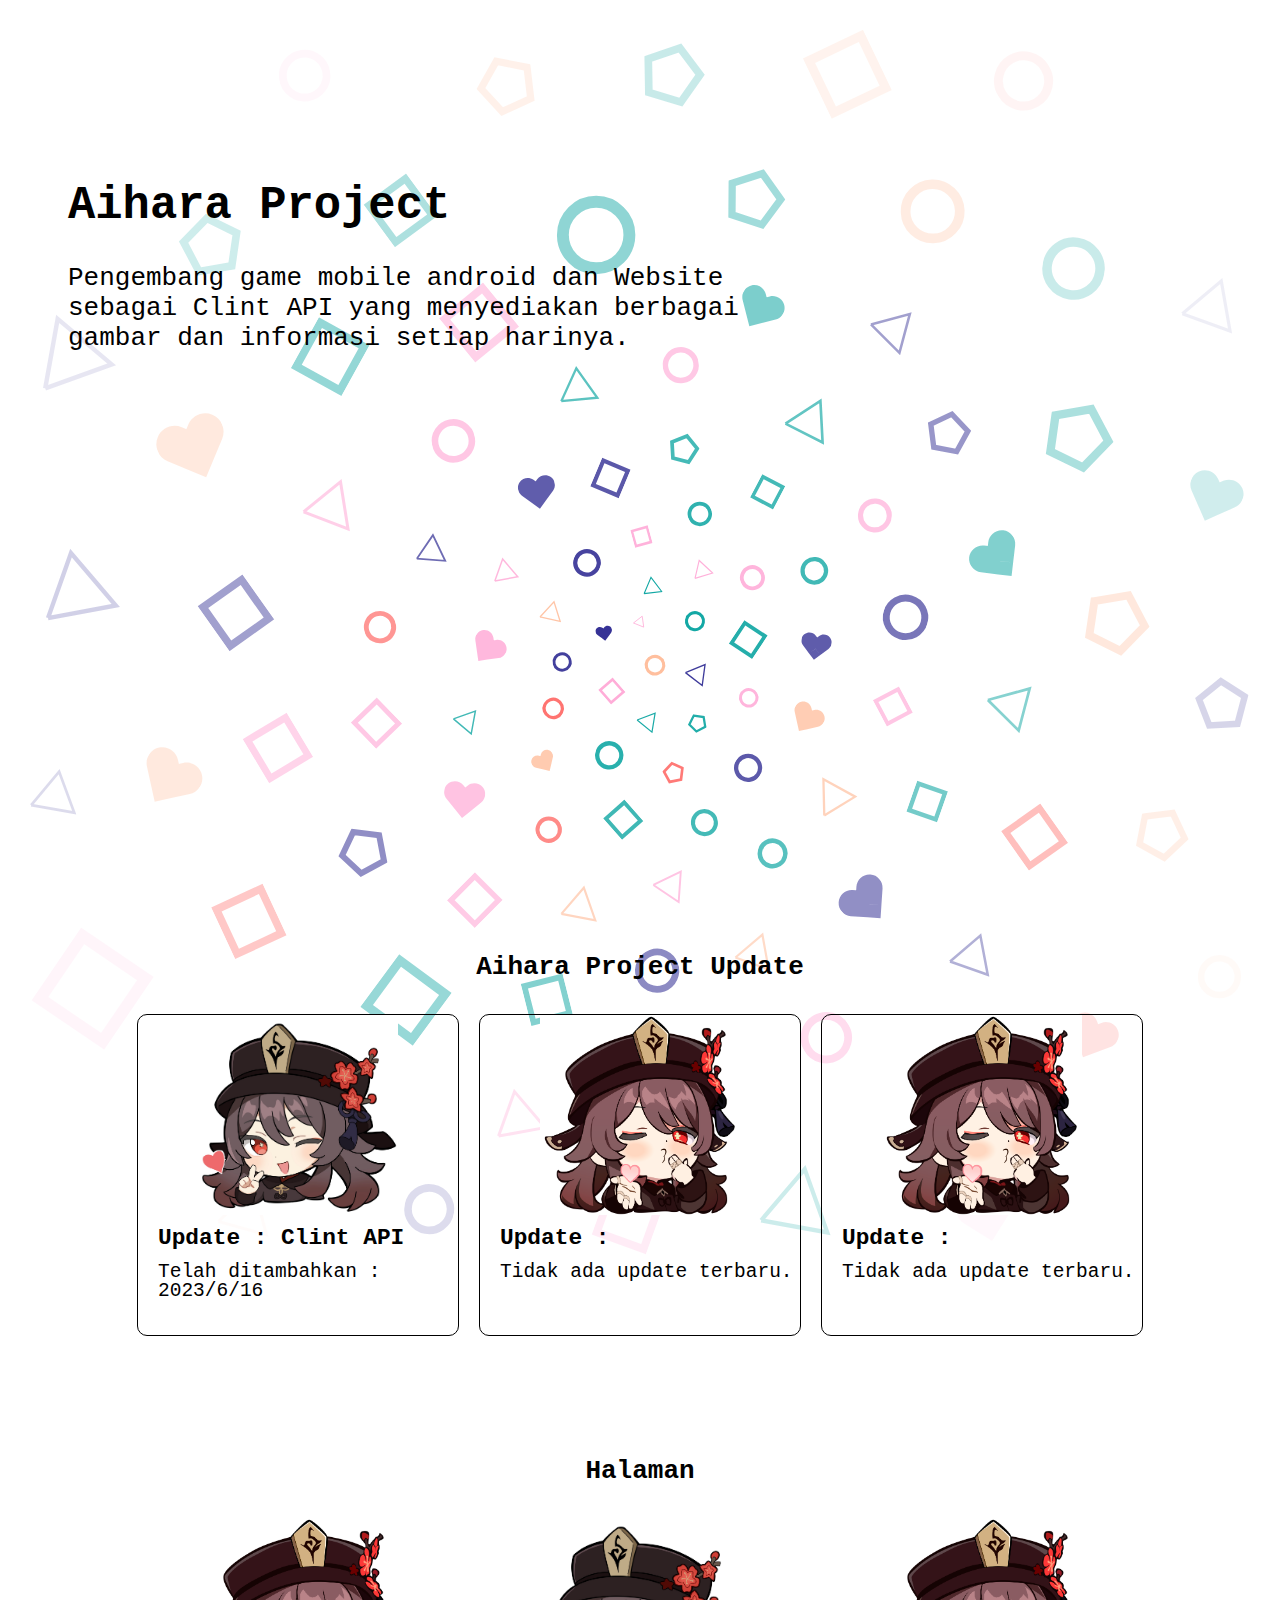
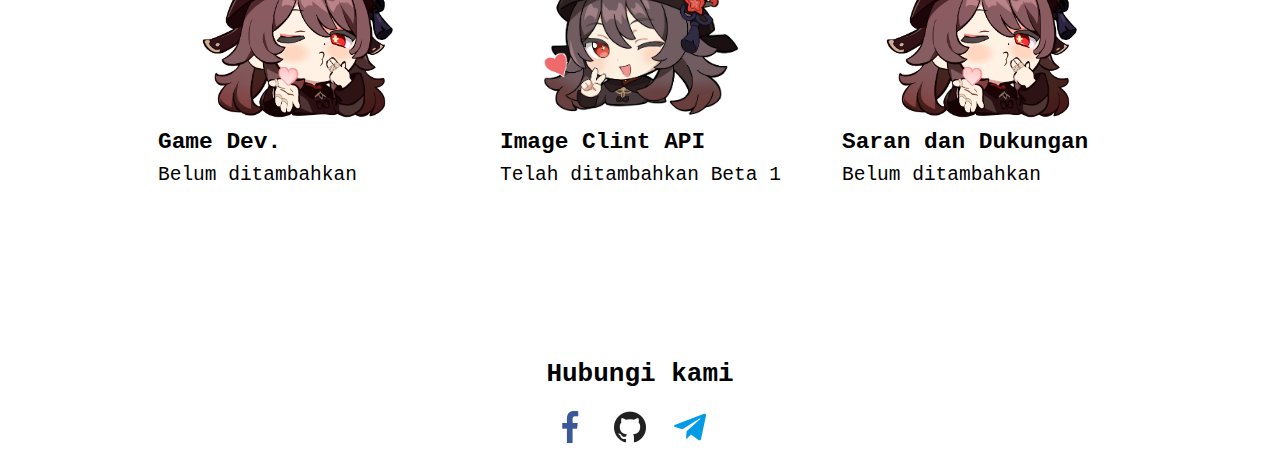
<file: index.html>
<!DOCTYPE html>
<html lang="id">
    <head>
        <meta name="title" content="Aihara Project - Game Development and Website Clint API">
        <meta name="description" content="Aihara Project Adalah Project pengembang game android dan Website sebagai Clint API yang menyediakan berbagai gambar dan informasi setiap harinya">
        <meta name="keywords" content="Aihara Project">
        <meta name="robots" content="index, follow">
        <meta http-equiv="Content-Type" content="text/html; charset=utf-8">
        <meta name="revisit-after" content="7 days">
        <meta name="author" content="Aihara Project">
        <link rel="stylesheet" href="index.css">
        <script>
            alert("Masih belum stabil!!")
        </script>
        <link rel="icon" href="aset/105115130_p0.png" type="image/png">
        <title>Aihara Project - Game Development and Website Clint API</title>
        </head>
        <body>
            <header class="header">
                <h1>Aihara Project</h1>
                <p class="sub-h1">Pengembang game mobile android dan Website sebagai Clint API yang menyediakan berbagai gambar dan informasi setiap harinya.</p>
            </header>
            <main class="main">
                <h2>Aihara Project Update</h2>
                <section class="box-1">
                    <div class="box-1-1">
                        <img src="aset/105527562_p0.jpg" alt="aihara project By 旅人さん" >
                        <h3 class="sub-main">Update : Clint API</h3>
                        <p class="konten">Telah ditambahkan : 2023/6/16</p>
                    </div>
                    <div class="box-1-1">
                        <img src="aset/104360578_p0.png" alt="aihara project By 旅人さん">
                        <h3 class="sub-main">Update :</h3>
                        <p class="konten">Tidak ada update terbaru.</p>
                    </div>
                    <div class="box-1-1">
                        <img src="aset/104360578_p0.png" alt="aihara project By 旅人さん">
                        <h3 class="sub-main">Update :</h3>
                        <p class="konten">Tidak ada update terbaru.</p>
                    </div>
                </section>
                <h2>Halaman</h2>
                <section class="box-1">
                    <div class="box-1-2">
                        <a href="game/index.html" target="_blank">
                            <img src="aset/104360578_p0.png" alt="aihara project By 旅人さん">
                            <h3 class="sub-main">Game Dev.</h3>
                            <p class="konten">Belum ditambahkan</p>
                        </a>
                    </div>
                    <div class="box-1-2">
                        <a href="website/index.html"  target="_blank">
                            <img src="aset/105527562_p0.jpg" alt="aihara project By 旅人さん">
                            <h3 class="sub-main">Image Clint API</h3>
                            <p class="konten">Telah ditambahkan Beta 1</p>
                        </a>
                    </div>
                    <div class="box-1-2">
                        <a href="saran/index.html" target="_blank">
                            <img src="aset/104360578_p0.png" alt="aihara project By 旅人さん">
                            <h3 class="sub-main">Saran dan Dukungan</h3>
                            <p class="konten">Belum ditambahkan</p>
                        </a>
                    </div>
                </section>
            </main>
            <footer>
                <h2>Hubungi kami</h2>
                <address class="address">
                    <a href="https://web.facebook.com/profile.php?id=100092528605881" target="_blank">
                        <img src="aset/facebook.png" alt="facebook">
                    </a>
                    <a href="https://github.com/aiharaproject" target="_blank">
                        <img src="aset/github.png" alt="github">
                    </a>
                    <a href="https://web.telegram.org/a/#-916891895" target="_blank">
                        <img src="aset/telegram.png" alt="telegram">
                    </a>
                </address>
            </footer>
        </body>
</html>
</file>
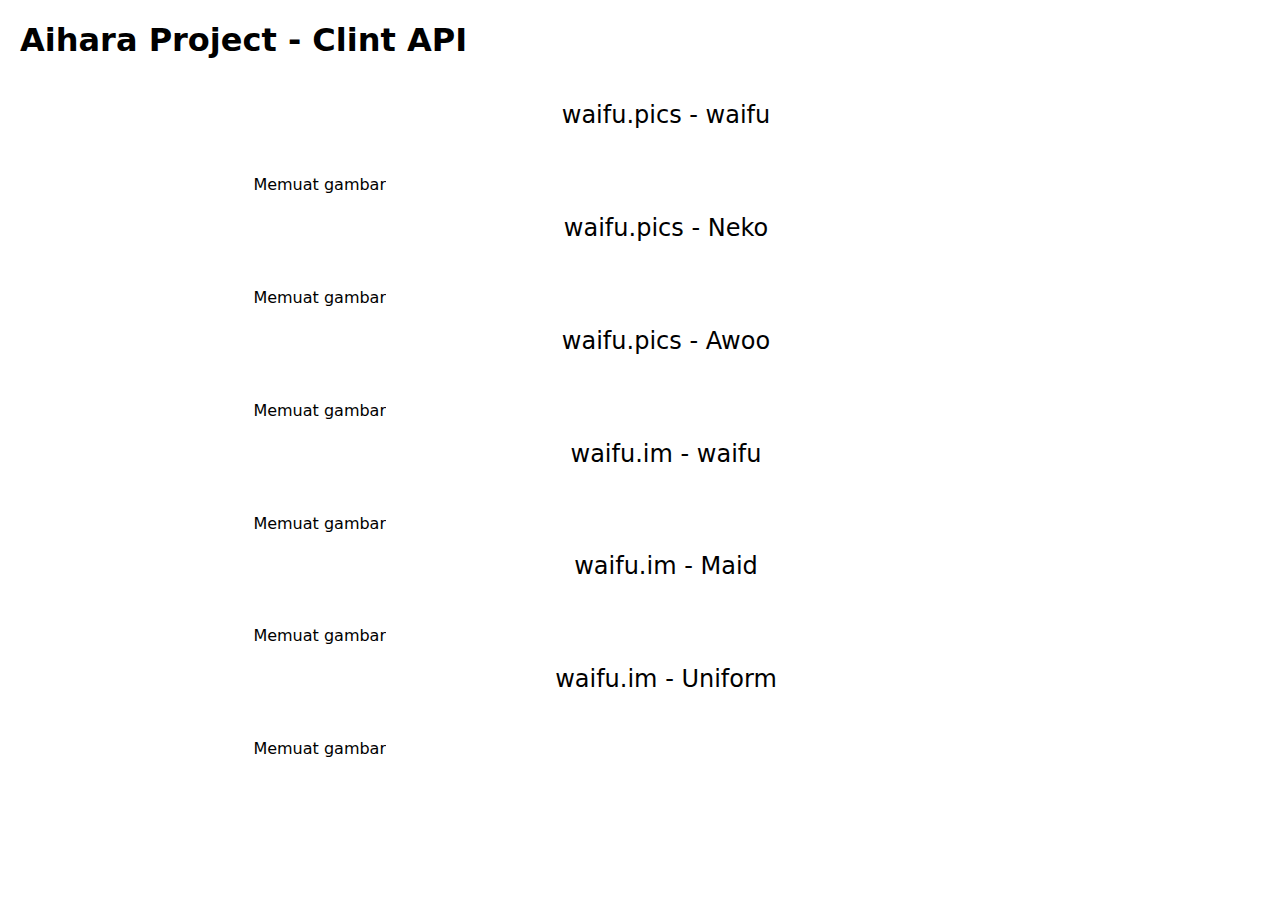
<file: website/index.html>
<!DOCTYPE html>
<html>
    <head>
        <meta name="title" content="Aihara Project - Clint API">
        <meta name="description" content="">
        <meta name="keywords" content="Aihara Project">
        <meta name="robots" content="index, follow">
        <meta http-equiv="Content-Type" content="text/html; charset=utf-8">
        <meta name="revisit-after" content="7 days">
        <meta name="author" content="Aihara Project">
        <link rel="stylesheet" href="index.css">
        <link rel="icon" href="../aset/105527562_p0.jpg" type="image/png">
        <script src="index.js"></script>
        <title>Aihara Project - Clint API</title>
    </head>
    <body>
        <header class="header">
            <h1>Aihara Project - Clint API</h1>
        </header>
        <main>
            <section class="box">
                <a href="waifu.html" target="_blank">
                    <h2>waifu.pics - waifu</h2>
                </a>
                <div class="box-img">
                    <div class="div waifu">
                        <p>Memuat gambar</p>
                    </div>
                    <div class="div waifu"></div>
                    <div class="div waifu"></div>
                    <div class="div waifu"></div>
                </div>
                <a href="neko.html"target="_blank">
                    <h2>waifu.pics - Neko</h2>
                </a>
                <div class="box-img">
                    <div class="div neko">
                        <p>Memuat gambar</p>
                    </div>
                    <div class="div neko"></div>
                    <div class="div neko"></div>
                    <div class="div neko"></div>
                </div>
                <a href="awoo.html" target="_blank">
                    <h2>waifu.pics - Awoo</h2>
                </a>
                <div class="box-img">
                    <div class="div awoo">
                        <p>Memuat gambar</p>
                    </div>
                    <div class="div awoo"></div>
                    <div class="div awoo"></div>
                    <div class="div awoo"></div>
                </div>
                <a href="waifu2.html" target="_blank">
                    <h2>waifu.im - waifu</h2>
                </a>
                <div class="box-img">
                    <div class="div waifu2">
                        <p>Memuat gambar</p>
                    </div>
                    <div class="div waifu2"></div>
                    <div class="div waifu2"></div>
                    <div class="div waifu2"></div>
                </div>
                <a href="maid.html" target="_blank">
                    <h2>waifu.im - Maid</h2>
                </a>
                <div class="box-img">
                    <div class="div maid">
                        <p>Memuat gambar</p>
                    </div>
                    <div class="div maid"></div>
                    <div class="div maid"></div>
                    <div class="div maid"></div>
                </div>
                <a href="uniform.html" target="_blank">
                    <h2>waifu.im - Uniform</h2>
                </a>
                <div class="box-img">
                    <div class="div uniform">
                        <p>Memuat gambar</p>
                    </div>
                    <div class="div uniform"></div>
                    <div class="div uniform"></div>
                    <div class="div uniform"></div>
                </div>
            </section>
        </main>
    </body>
</html>
</file>
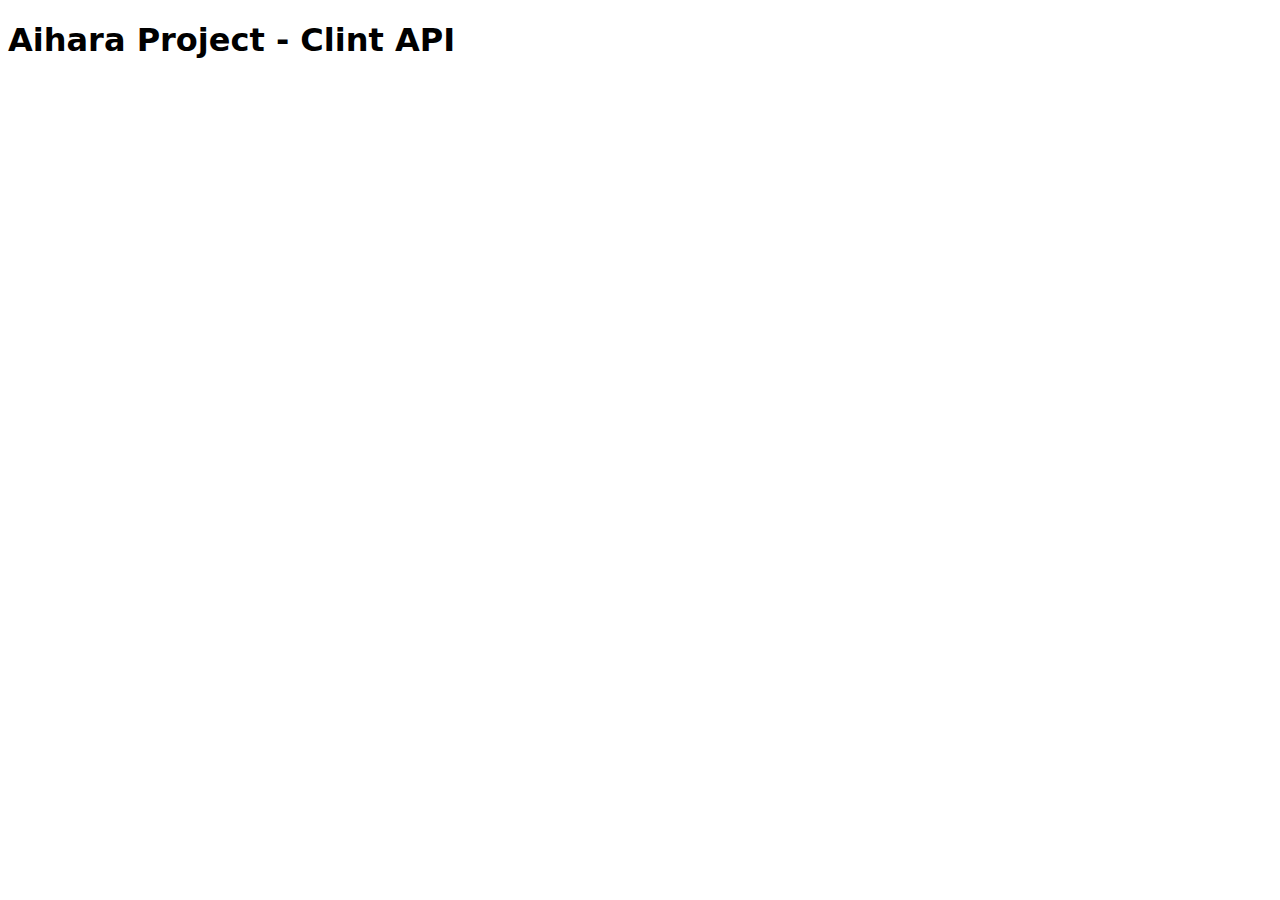
<file: website/awoo.html>
<!DOCTYPE html>
<html>
    <head>
        <meta name="title" content="Aihara Project - Clint API">
        <meta name="description" content="">
        <meta name="keywords" content="Aihara Project">
        <meta name="robots" content="index, follow">
        <meta http-equiv="Content-Type" content="text/html; charset=utf-8">
        <meta name="author" content="Aihara Project">
        <link rel="canonical" href="aiharaproject.github.io" />
        <link rel="stylesheet" href="waifu.css">
        <link rel="icon" href="../aset/105527562_p0.jpg" type="image/png">
        <script src="index.js"></script>
        <title>waifu.me - Awoo</title>
    </head>
    <body>
        <header class="header">
            <h1>Aihara Project - Clint API</h1>
        </header>
        <main>
            <section class="box">
                <div class="box-img">
                    <div class="div awoo"></div>
                    <div class="div awoo"></div>
                    <div class="div awoo"></div>
                    <div class="div awoo"></div>
                    <div class="div awoo"></div>
                    <div class="div awoo"></div>
                    <div class="div awoo"></div>
                    <div class="div awoo"></div>
                    <div class="div awoo"></div>
                    <div class="div awoo"></div>
                    <div class="div awoo"></div>
                    <div class="div awoo"></div>
                    <div class="div awoo"></div>
                    <div class="div awoo"></div>
                    <div class="div awoo"></div>
                    <div class="div awoo"></div>
                    <div class="div awoo"></div>
                    <div class="div awoo"></div>
                    <div class="div awoo"></div>
                    <div class="div awoo"></div>
                    <div class="div awoo"></div>
                    <div class="div awoo"></div>
                    <div class="div awoo"></div>
                    <div class="div awoo"></div>
                    <div class="div awoo"></div>
                    <div class="div awoo"></div>
                    <div class="div awoo"></div>
                    <div class="div awoo"></div>
                    <div class="div awoo"></div>
                    <div class="div awoo"></div>
                </div>
            </section>
        </main>
        </canvas>
    </body>
</html>
</file>
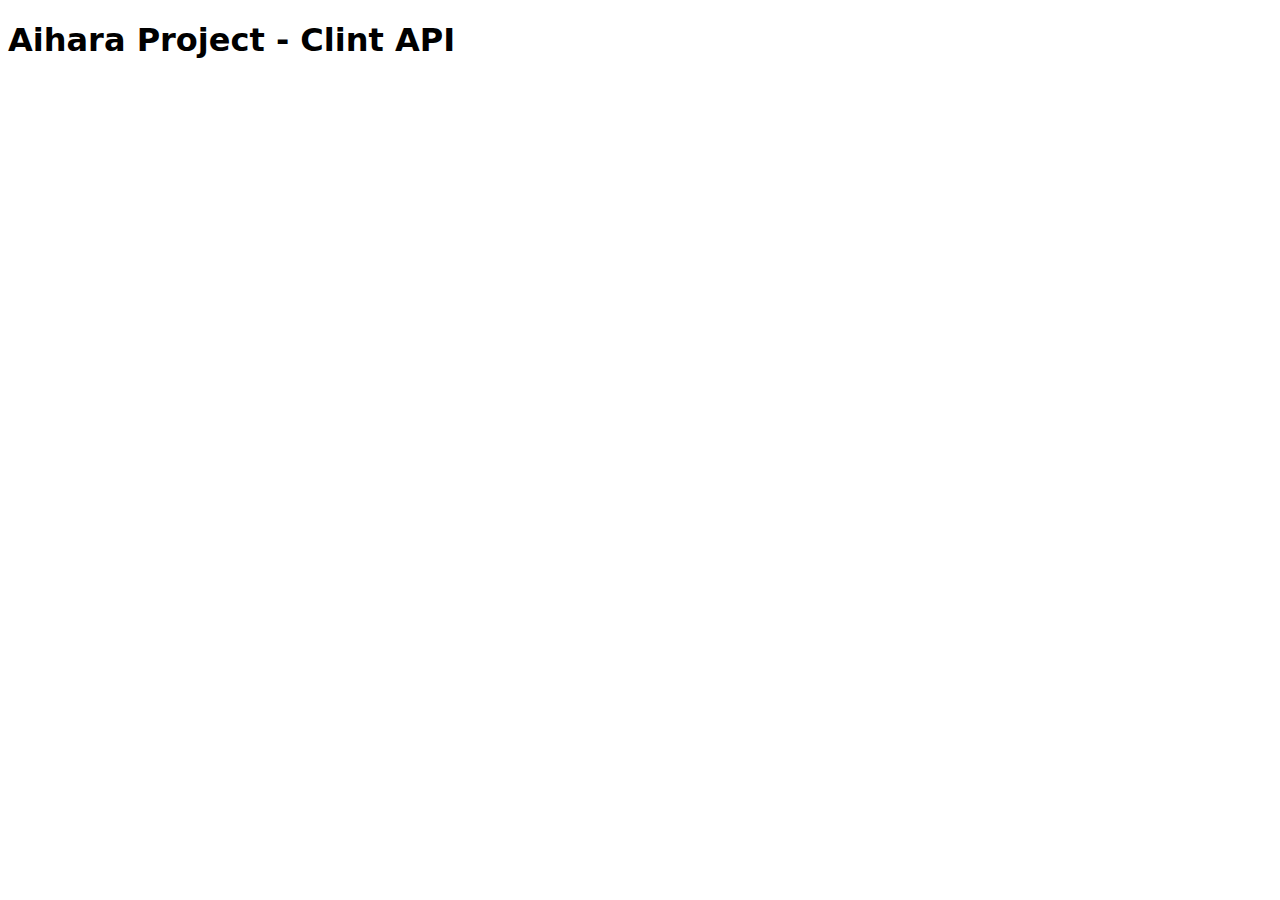
<file: website/maid.html>
<!DOCTYPE html>
<html>
    <head>
        <meta name="title" content="Aihara Project - Clint API">
        <meta name="description" content="">
        <meta name="keywords" content="Aihara Project">
        <meta name="robots" content="index, follow">
        <meta http-equiv="Content-Type" content="text/html; charset=utf-8">
        <meta name="author" content="Aihara Project">
        <link rel="canonical" href="aiharaproject.github.io" />
        <link rel="stylesheet" href="waifu.css">
        <link rel="icon" href="../aset/105527562_p0.jpg" type="image/png">
        <script src="index.js"></script>
        <title>waifu.me - Maid</title>
    </head>
    <body>
        <header class="header">
            <h1>Aihara Project - Clint API</h1>
        </header>
        <main>
            <section class="box">
                <div class="box-img">
                    <div class="div maid"></div>
                    <div class="div maid"></div>
                    <div class="div maid"></div>
                    <div class="div maid"></div>
                    <div class="div maid"></div>
                    <div class="div maid"></div>
                    <div class="div maid"></div>
                    <div class="div maid"></div>
                    <div class="div maid"></div>
                    <div class="div maid"></div>
                    <div class="div maid"></div>
                    <div class="div maid"></div>
                    <div class="div maid"></div>
                    <div class="div maid"></div>
                    <div class="div maid"></div>
                    <div class="div maid"></div>
                    <div class="div maid"></div>
                    <div class="div maid"></div>
                    <div class="div maid"></div>
                    <div class="div maid"></div>
                    <div class="div maid"></div>
                    <div class="div maid"></div>
                    <div class="div maid"></div>
                    <div class="div maid"></div>
                    <div class="div maid"></div>
                    <div class="div maid"></div>
                    <div class="div maid"></div>
                    <div class="div maid"></div>
                    <div class="div maid"></div>
                    <div class="div maid"></div>
                </div>
            </section>
        </main>
        </canvas>
    </body>
</html>
</file>
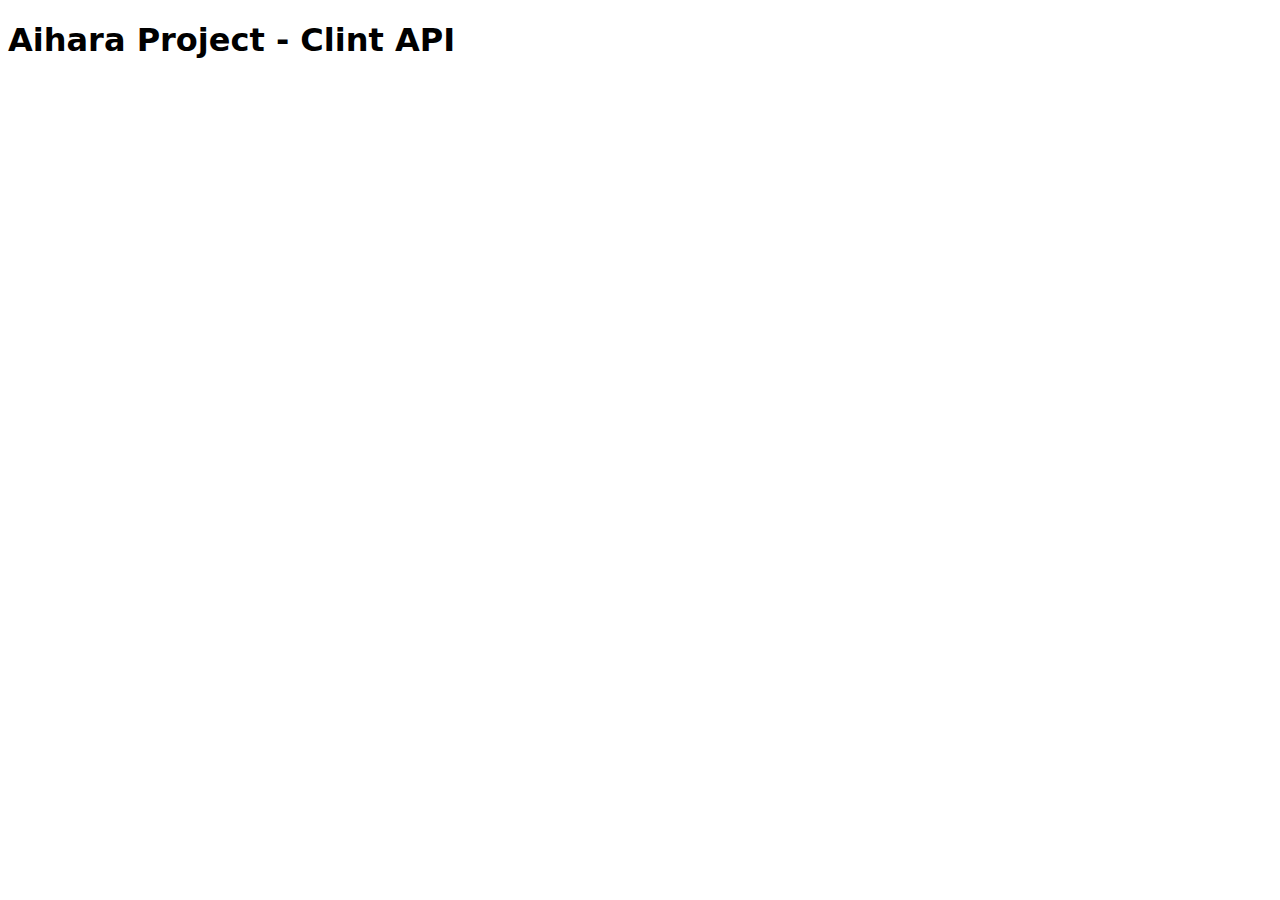
<file: website/neko.html>
<!DOCTYPE html>
<html>
    <head>
        <meta name="title" content="Aihara Project - Clint API">
        <meta name="description" content="">
        <meta name="keywords" content="Aihara Project">
        <meta name="robots" content="index, follow">
        <meta http-equiv="Content-Type" content="text/html; charset=utf-8">
        <meta name="author" content="Aihara Project">
        <link rel="canonical" href="aiharaproject.github.io" />
        <link rel="stylesheet" href="waifu.css">
        <link rel="icon" href="../aset/105527562_p0.jpg" type="image/png">
        <script src="index.js"></script>
        <title>waifu.me - Neko</title>
    </head>
    <body>
        <header class="header">
            <h1>Aihara Project - Clint API</h1>
        </header>
        <main>
            <section class="box">
                <div class="box-img">
                    <div class="div neko"></div>
                    <div class="div neko"></div>
                    <div class="div neko"></div>
                    <div class="div neko"></div>
                    <div class="div neko"></div>
                    <div class="div neko"></div>
                    <div class="div neko"></div>
                    <div class="div neko"></div>
                    <div class="div neko"></div>
                    <div class="div neko"></div>
                    <div class="div neko"></div>
                    <div class="div neko"></div>
                    <div class="div neko"></div>
                    <div class="div neko"></div>
                    <div class="div neko"></div>
                    <div class="div neko"></div>
                    <div class="div neko"></div>
                    <div class="div neko"></div>
                    <div class="div neko"></div>
                    <div class="div neko"></div>
                    <div class="div neko"></div>
                    <div class="div neko"></div>
                    <div class="div neko"></div>
                    <div class="div neko"></div>
                    <div class="div neko"></div>
                    <div class="div neko"></div>
                    <div class="div neko"></div>
                    <div class="div neko"></div>
                    <div class="div neko"></div>
                    <div class="div neko"></div>
                </div>
            </section>
        </main>
        </canvas>
    </body>
</html>
</file>
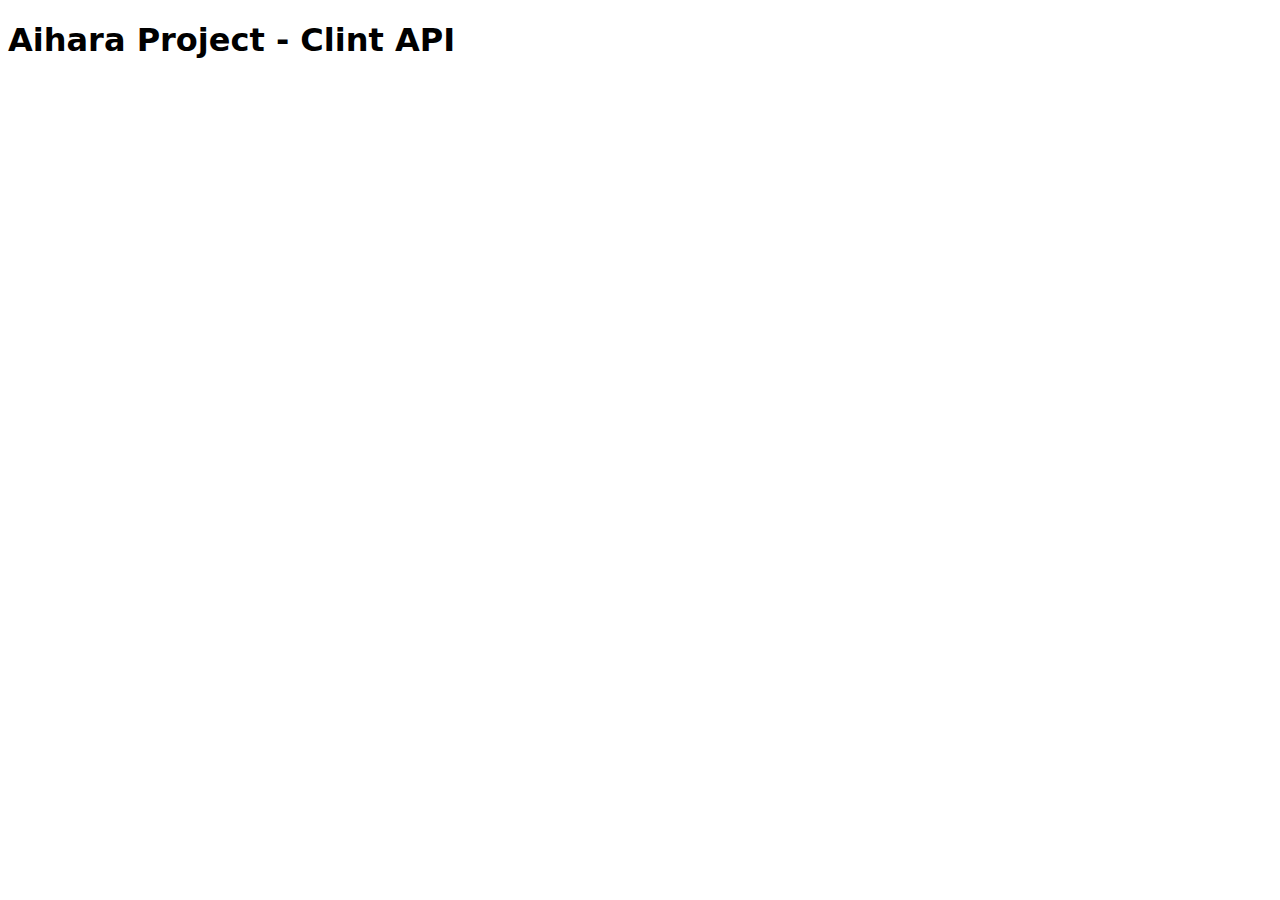
<file: website/uniform.html>
<!DOCTYPE html>
<html>
    <head>
        <meta name="title" content="Aihara Project - Clint API">
        <meta name="description" content="">
        <meta name="keywords" content="Aihara Project">
        <meta name="robots" content="index, follow">
        <meta http-equiv="Content-Type" content="text/html; charset=utf-8">
        <meta name="author" content="Aihara Project">
        <link rel="canonical" href="aiharaproject.github.io" />
        <link rel="stylesheet" href="waifu.css">
        <link rel="icon" href="../aset/105527562_p0.jpg" type="image/png">
        <script src="index.js"></script>
        <title>waifu.me - Uniform</title>
    </head>
    <body>
        <header class="header">
            <h1>Aihara Project - Clint API</h1>
        </header>
        <main>
            <section class="box">
                <div class="box-img">
                    <div class="div uniform"></div>
                    <div class="div uniform"></div>
                    <div class="div uniform"></div>
                    <div class="div uniform"></div>
                    <div class="div uniform"></div>
                    <div class="div uniform"></div>
                    <div class="div uniform"></div>
                    <div class="div uniform"></div>
                    <div class="div uniform"></div>
                    <div class="div uniform"></div>
                    <div class="div uniform"></div>
                    <div class="div uniform"></div>
                    <div class="div uniform"></div>
                    <div class="div uniform"></div>
                    <div class="div uniform"></div>
                    <div class="div uniform"></div>
                    <div class="div uniform"></div>
                    <div class="div uniform"></div>
                    <div class="div uniform"></div>
                    <div class="div uniform"></div>
                    <div class="div uniform"></div>
                    <div class="div uniform"></div>
                    <div class="div uniform"></div>
                    <div class="div uniform"></div>
                    <div class="div uniform"></div>
                    <div class="div uniform"></div>
                    <div class="div uniform"></div>
                    <div class="div uniform"></div>
                    <div class="div uniform"></div>
                    <div class="div uniform"></div>
                </div>
            </section>
        </main>
        </canvas>
    </body>
</html>
</file>
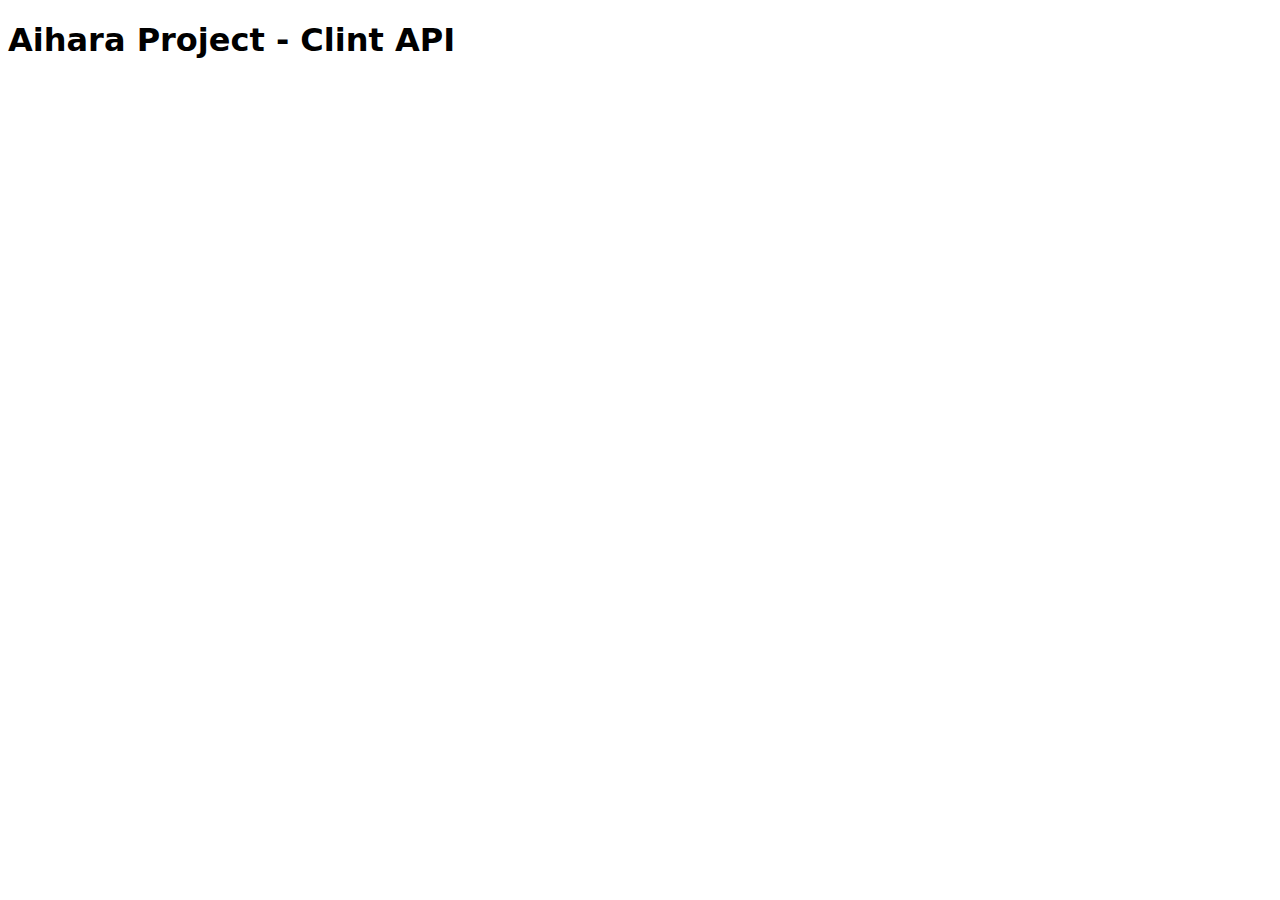
<file: website/waifu.html>
<!DOCTYPE html>
<html>
    <head>
        <meta name="title" content="Aihara Project - Clint API">
        <meta name="description" content="">
        <meta name="keywords" content="Aihara Project">
        <meta name="robots" content="index, follow">
        <meta http-equiv="Content-Type" content="text/html; charset=utf-8">
        <meta name="author" content="Aihara Project">
        <link rel="canonical" href="aiharaproject.github.io" />
        <link rel="stylesheet" href="waifu.css">
        <link rel="icon" href="../aset/105527562_p0.jpg" type="image/png">
        <script src="index.js"></script>
        <title>div waifu.me - Waifu</title>
    </head>
    <body>
        <header class="header">
            <h1>Aihara Project - Clint API</h1>
        </header>
        <main>
            <section class="box">
                <div class="box-img">
                    <div class="div waifu"></div>
                    <div class="div waifu"></div>
                    <div class="div waifu"></div>
                    <div class="div waifu"></div>
                    <div class="div waifu"></div>
                    <div class="div waifu"></div>
                    <div class="div waifu"></div>
                    <div class="div waifu"></div>
                    <div class="div waifu"></div>
                    <div class="div waifu"></div>
                    <div class="div waifu"></div>
                    <div class="div waifu"></div>
                    <div class="div waifu"></div>
                    <div class="div waifu"></div>
                    <div class="div waifu"></div>
                    <div class="div waifu"></div>
                    <div class="div waifu"></div>
                    <div class="div waifu"></div>
                    <div class="div waifu"></div>
                    <div class="div waifu"></div>
                    <div class="div waifu"></div>
                    <div class="div waifu"></div>
                    <div class="div waifu"></div>
                    <div class="div waifu"></div>
                    <div class="div waifu"></div>
                    <div class="div waifu"></div>
                    <div class="div waifu"></div>
                    <div class="div waifu"></div>
                    <div class="div waifu"></div>
                    <div class="div waifu"></div>
                </div>
            </section>
        </main>
        </canvas>
    </body>
</html>
</file>
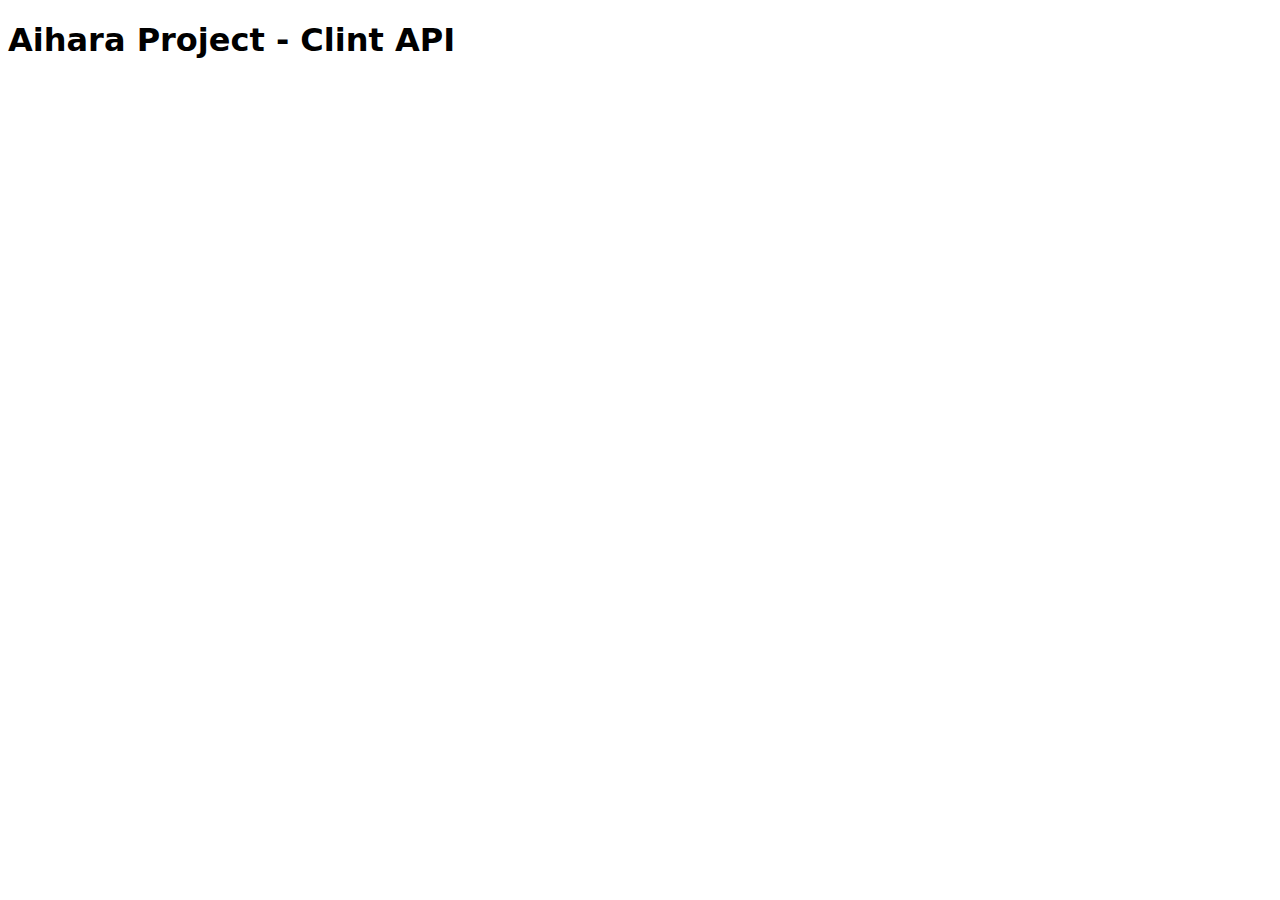
<file: website/waifu2.html>
<!DOCTYPE html>
<html>
    <head>
        <meta name="title" content="Aihara Project - Clint API">
        <meta name="description" content="">
        <meta name="keywords" content="Aihara Project">
        <meta name="robots" content="index, follow">
        <meta http-equiv="Content-Type" content="text/html; charset=utf-8">
        <meta name="author" content="Aihara Project">
        <link rel="canonical" href="aiharaproject.github.io" />
        <link rel="stylesheet" href="waifu.css">
        <link rel="icon" href="../aset/105527562_p0.jpg" type="image/png">
        <script src="index.js"></script>
        <title>waifu.me - Waifu</title>
    </head>
    <body>
        <header class="header">
            <h1>Aihara Project - Clint API</h1>
        </header>
        <main>
            <section class="box">
                <div class="box-img">
                    <div class="div waifu2"></div>
                    <div class="div waifu2"></div>
                    <div class="div waifu2"></div>
                    <div class="div waifu2"></div>
                    <div class="div waifu2"></div>
                    <div class="div waifu2"></div>
                    <div class="div waifu2"></div>
                    <div class="div waifu2"></div>
                    <div class="div waifu2"></div>
                    <div class="div waifu2"></div>
                    <div class="div waifu2"></div>
                    <div class="div waifu2"></div>
                    <div class="div waifu2"></div>
                    <div class="div waifu2"></div>
                    <div class="div waifu2"></div>
                    <div class="div waifu2"></div>
                    <div class="div waifu2"></div>
                    <div class="div waifu2"></div>
                    <div class="div waifu2"></div>
                    <div class="div waifu2"></div>
                    <div class="div waifu2"></div>
                    <div class="div waifu2"></div>
                    <div class="div waifu2"></div>
                    <div class="div waifu2"></div>
                    <div class="div waifu2"></div>
                    <div class="div waifu2"></div>
                    <div class="div waifu2"></div>
                    <div class="div waifu2"></div>
                    <div class="div waifu2"></div>
                    <div class="div waifu2"></div>
                </div>
            </section>
        </main>
        </canvas>
    </body>
</html>
</file>
<file: index.css>
html{
    padding: 0;
    margin: 0;
    height: 100vh;
    width: 100vw;
    background-image: url(aset/bbburst.svg);
    background-color: white;
    background-size: cover;
    background-repeat: no-repeat;
    font-family: monospace;
    overflow-x: hidden;
}
a{
    text-decoration: none;
    color: black;
}
.header{
    width: 60%;
    height: 100vh;
    margin-left: 40px;
    color: black;
    font-size: 1em;
    
}
.header h1{
    margin-left: 20px;
    font-size: 3.5em;
    padding-top: 150px;
}
.header p{
    font-size: 2em;
}
@media screen and (max-width: 770px) {
    .header{
        width: 70%;
        font-size: 2vw;
        padding-top: 10px;
    }
}
.box-1{
    display: flex;
    justify-content: center;
    align-items: center;
    width: auto;
    height: auto;
    margin-bottom: 120px;
}
h2{
    text-align: left;
    font-size: 2em;
    color: black;
    display: flex;
    justify-content: center;
    align-items: center;
}
.box-1-1{
    text-align: center;
    line-height: 0.5;
    width: 320px;
    height: 320px;
    float: left;
    margin-left: 10px;
    margin-right: 10px;
    margin-top: 10px;
    border-radius: 10px;
    font-size: 1.5em;
    line-height: 0.1;
    border: 1px solid black;
}
.box-1-1 h3, p{
    text-align: left;
    margin-left: 20px;
}
.konten{
    line-height: 1
}
img{
    width: 200px;
    height: auto;
}
.box-1-2{
    text-align: center;
    line-height: 0.5;
    width: 320px;
    height: 320px;
    float: left;
    margin-left: 10px;
    margin-right: 10px;
    margin-top: 10px;
    border-radius: 10px;
    font-size: 1.5em;
    line-height: 0.1;
    border: 1px solid white;
}
.box-1-2:hover{
    border: 1px solid black;
}
.box-1-2 h3, p{
    text-align: left;
    margin-left: 20px;
}
.address{
    text-align: center;
    padding-bottom: 20px;
}
.address img{
    width: 32px;
    margin-right: 20px;
}
</file>
<file: website/index.css>
html{
    padding: 0;
    margin: 0;
    -webkit-font-smoothing: antialiased;
    font-kerning: normal;
    font-family:win-bug-omega, system-ui, -apple-system, "Segoe UI", Roboto, Ubuntu, Cantarell, "Noto Sans", "Hiragino Kaku Gothic ProN", Meiryo, sans-serif;
}
a{
    text-decoration: none;
    color: black;
    text-align: center;
    justify-content: center;
    display: flex;
}
.box{
  max-width: 80vw;
  margin-right: auto;
  margin-left: auto;
}
.box-img{
    display: flex;
    flex-wrap: wrap;
    text-align: center;
    justify-content: center;
}
.box h2{
    text-align: left;
    font-size: 1.5em;
    color: black;
    display: block;
    margin-bottom: 0px;
    margin-left: 40px;
    font-weight: 500;
}
body{
  margin-left: 20px;
}
.div {
    overflow: hidden;
    display: flex;
    width: 200px;
    height: auto;
    margin-right: 30px;
    margin-top: 30px;
    border-radius: 3px;
  }
  .div p{
    overflow: hidden;
    margin-left: auto;
    margin-bottom: auto;
    text-align: right;
    justify-content: center;
  }
  
  .div img {
    object-fit: cover;
    width: 100%;
    min-height: 0%;
    text-align: justify;
  }
  .div:active{
    background-color: gray;
    width: auto;
    height: 85%;
    position: fixed;
    top: 0%;
    bottom: 0;
    z-index: 9999;
    box-shadow: 1px 1px 1px black;
  }
</file>
<file: website/waifu.css>
html{
    font-family:win-bug-omega, system-ui, -apple-system, "Segoe UI", Roboto, Ubuntu, Cantarell, "Noto Sans", "Hiragino Kaku Gothic ProN", Meiryo, sans-serif;
}
img {
    width: 100%;
  }
  .div{
    width: 200px;
    display: inline-block;
    text-align: center;
    justify-content: center;
  }

  .set {
    border: 1px solid; 
    color: black;
    width: 200px;
    display: inline-block;
    text-align: center;
  }
  .box-img{
    text-align: center;
    justify-content: center;
  }
</file>
